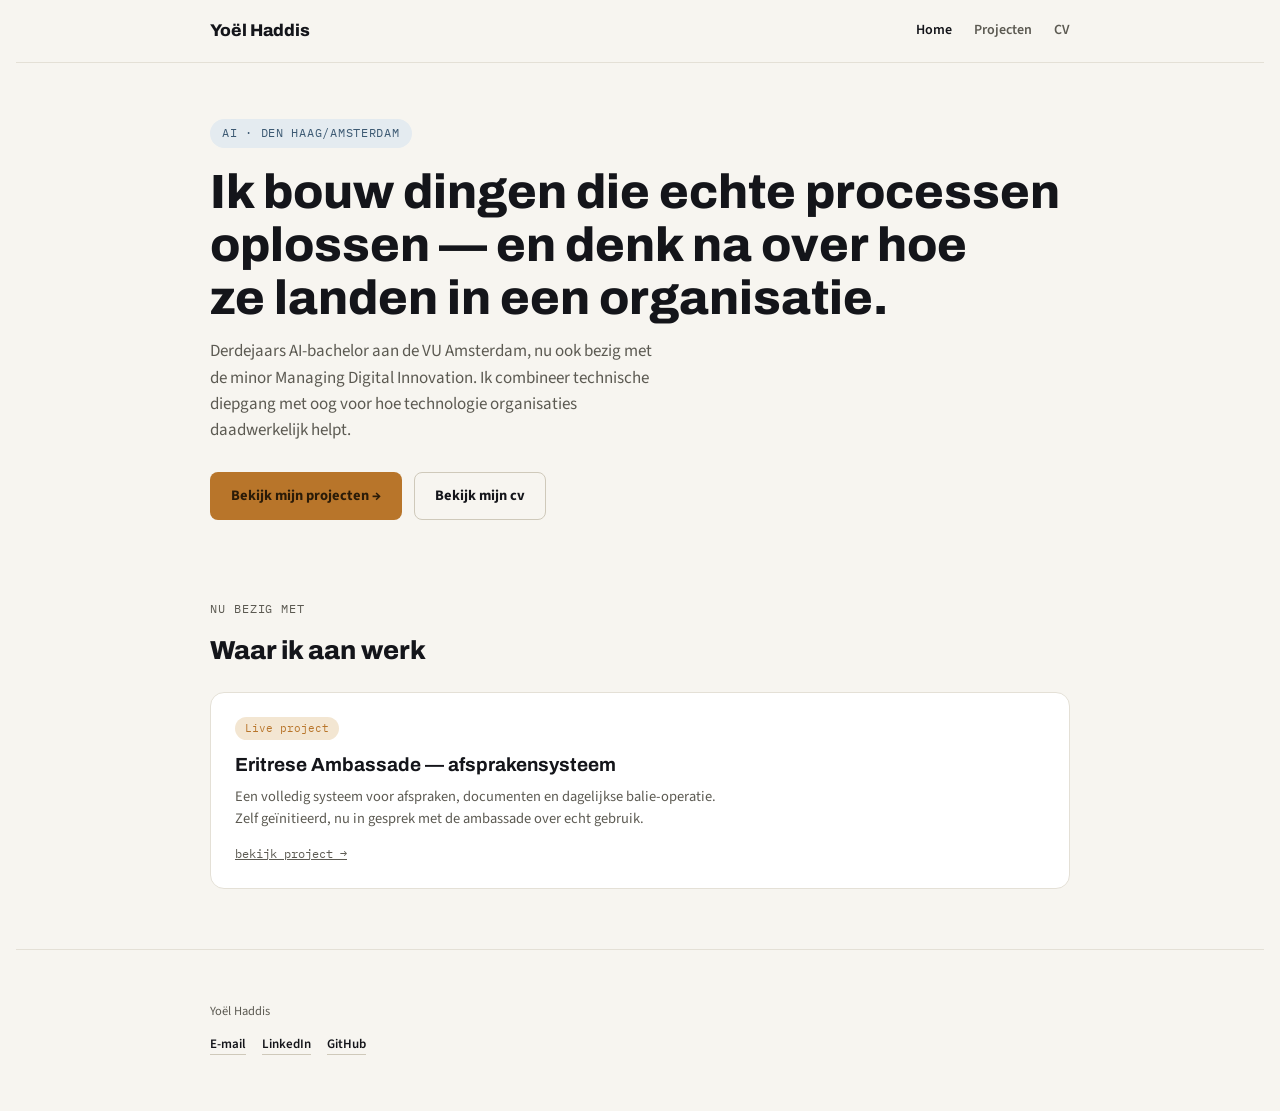
<file: index.html>
<!doctype html>
<html lang="nl">
<head>
<meta charset="utf-8">
<meta name="viewport" content="width=device-width, initial-scale=1">
<title>Yoël Haddis</title>
<meta name="description" content="AI-student die dingen bouwt die echte processen oplossen, en nadenkt over hoe ze in organisaties landen.">
<link rel="preconnect" href="https://fonts.googleapis.com">
<link rel="preconnect" href="https://fonts.gstatic.com" crossorigin>
<link href="https://fonts.googleapis.com/css2?family=Archivo:wght@700;800&family=Source+Sans+3:wght@400;500;600&family=IBM+Plex+Mono:wght@500;600&display=swap" rel="stylesheet">
<link rel="stylesheet" href="common.css">
</head>
<body>

<nav class="top">
  <div class="wrap">
    <a class="brand" href="index.html">Yoël Haddis</a>
    <div class="links">
      <a href="index.html" class="active">Home</a>
      <a href="projecten.html">Projecten</a>
      <a href="cv.html">CV</a>
    </div>
  </div>
</nav>

<div class="wrap">

  <div class="hero">
    <span class="eyebrow">AI · Den Haag/Amsterdam</span>
    <h1 class="headline">Ik bouw dingen die echte processen oplossen — en denk na over hoe ze landen in een organisatie.</h1>
    <p class="sub">Derdejaars AI-bachelor aan de VU Amsterdam, nu ook bezig met de minor Managing Digital Innovation. Ik combineer technische diepgang met oog voor hoe technologie organisaties daadwerkelijk helpt.</p>
    <div class="cta-row">
      <a class="btn primary" href="projecten.html">Bekijk mijn projecten →</a>
      <a class="btn ghost" href="cv.html">Bekijk mijn cv</a>
    </div>
  </div>

  <section>
    <div class="section-label">Nu bezig met</div>
    <h2 class="section-title">Waar ik aan werk</h2>
    <div class="proj-grid">
      <div class="proj-card" style="cursor:default">
        <span class="tag">Live project</span>
        <h3>Eritrese Ambassade — afsprakensysteem</h3>
        <p>Een volledig systeem voor afspraken, documenten en dagelijkse balie-operatie. Zelf geïnitieerd, nu in gesprek met de ambassade over echt gebruik.</p>
        <a href="projecten.html" class="meta">bekijk project →</a>
      </div>
    </div>
  </section>

</div>

<footer>
  <div class="wrap">
    <p>Yoël Haddis</p>
    <div class="links">
      <a href="mailto:yoelhaddis@gmail.com">E-mail</a>
      <a href="https://www.linkedin.com/in/yoel-haddis-40bb9236a/" target="_blank" rel="noopener">LinkedIn</a>
      <a href="https://github.com/yoelhaddis-rgb" target="_blank" rel="noopener">GitHub</a>
    </div>
  </div>
</footer>

</body>
</html>
</file>
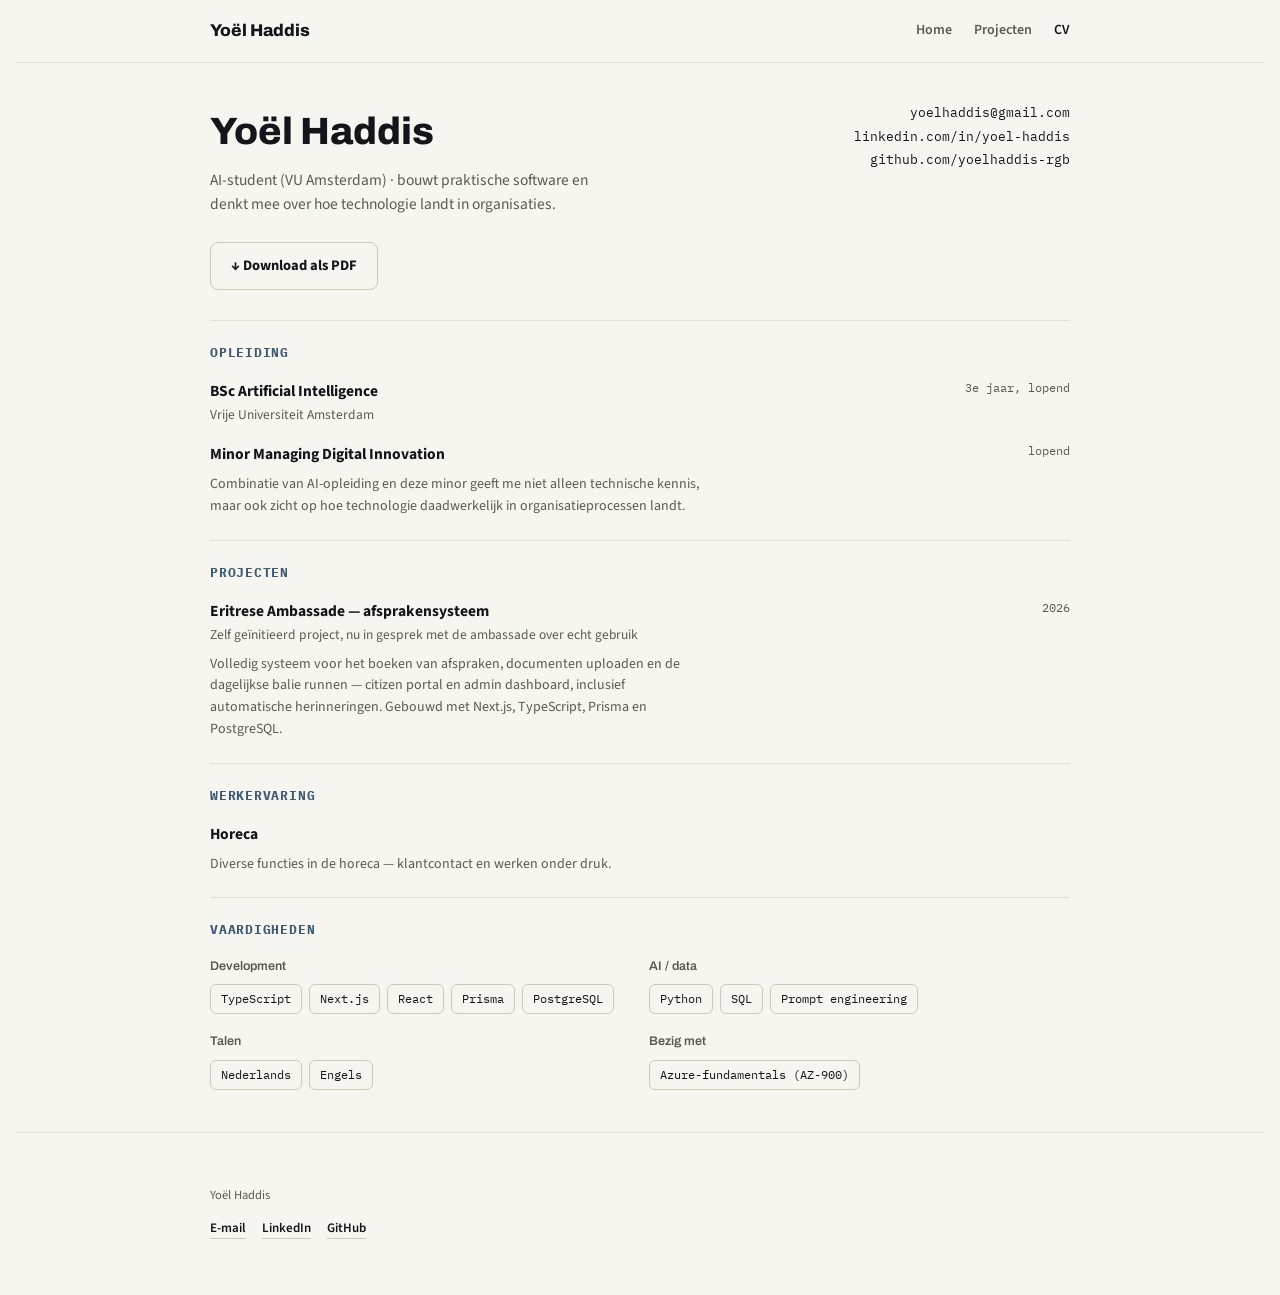
<file: cv.html>
<!doctype html>
<html lang="nl">
<head>
<meta charset="utf-8">
<meta name="viewport" content="width=device-width, initial-scale=1">
<title>CV — Yoël Haddis</title>
<link rel="preconnect" href="https://fonts.googleapis.com">
<link rel="preconnect" href="https://fonts.gstatic.com" crossorigin>
<link href="https://fonts.googleapis.com/css2?family=Archivo:wght@700;800&family=Source+Sans+3:wght@400;500;600&family=IBM+Plex+Mono:wght@500;600&display=swap" rel="stylesheet">
<link rel="stylesheet" href="common.css">
<style>
  .cv-head{display:flex; justify-content:space-between; align-items:flex-start; gap:20px; flex-wrap:wrap; padding-block:40px 10px}
  .cv-head h1{font-size:clamp(28px,4.5vw,38px); font-weight:800}
  .cv-head .role{color:var(--muted); font-size:15.5px; margin-top:6px; max-width:50ch}
  .contact-list{display:flex; flex-direction:column; gap:4px; font-family:"IBM Plex Mono",monospace; font-size:12.5px; text-align:right}
  .contact-list a{color:var(--ink); text-decoration:none}
  .cv-section{padding-block:22px; border-top:1px solid var(--border)}
  .cv-section h2{font-size:13px; letter-spacing:.06em; text-transform:uppercase; font-family:"IBM Plex Mono",monospace; color:var(--accent2); margin-bottom:16px}
  .entry{margin-bottom:16px}
  .entry:last-child{margin-bottom:0}
  .entry-head{display:flex; justify-content:space-between; gap:12px; flex-wrap:wrap}
  .entry-head .title{font-weight:700; font-size:15.5px}
  .entry-head .when{font-family:"IBM Plex Mono",monospace; font-size:12px; color:var(--muted); white-space:nowrap}
  .entry .org{color:var(--muted); font-size:13.5px; margin-top:2px}
  .entry p{font-size:14px; color:var(--muted); margin:8px 0 0; max-width:70ch}
  .skill-groups{display:grid; grid-template-columns:1fr 1fr; gap:18px}
  @media (max-width:560px){.skill-groups{grid-template-columns:1fr}}
  .skill-groups h3{font-size:12.5px; color:var(--muted); font-weight:600; margin-bottom:8px}
  .chips{display:flex; flex-wrap:wrap; gap:7px}
  .chip{font-family:"IBM Plex Mono",monospace; font-size:12px; border:1px solid var(--border-strong); border-radius:6px; padding:5px 10px}
  .dl-row{padding-block:0 30px}
  @media print{
    nav.top, footer, .dl-row{display:none}
    body{background:#fff; color:#000}
  }
</style>
</head>
<body>

<nav class="top">
  <div class="wrap">
    <a class="brand" href="index.html">Yoël Haddis</a>
    <div class="links">
      <a href="index.html">Home</a>
      <a href="projecten.html">Projecten</a>
      <a href="cv.html" class="active">CV</a>
    </div>
  </div>
</nav>

<div class="wrap">

  <div class="cv-head">
    <div>
      <h1>Yoël Haddis</h1>
      <p class="role">AI-student (VU Amsterdam) &middot; bouwt praktische software en denkt mee over hoe technologie landt in organisaties.</p>
    </div>
    <div class="contact-list">
      <a href="mailto:yoelhaddis@gmail.com">yoelhaddis@gmail.com</a>
      <a href="https://www.linkedin.com/in/yoel-haddis-40bb9236a/" target="_blank" rel="noopener">linkedin.com/in/yoel-haddis</a>
      <a href="https://github.com/yoelhaddis-rgb" target="_blank" rel="noopener">github.com/yoelhaddis-rgb</a>
    </div>
  </div>

  <div class="dl-row">
    <a class="btn ghost" href="cv-yoel-haddis.pdf" target="_blank" rel="noopener">↓ Download als PDF</a>
  </div>

  <div class="cv-section">
    <h2>Opleiding</h2>
    <div class="entry">
      <div class="entry-head">
        <span class="title">BSc Artificial Intelligence</span>
        <span class="when">3e jaar, lopend</span>
      </div>
      <div class="org">Vrije Universiteit Amsterdam</div>
    </div>
    <div class="entry">
      <div class="entry-head">
        <span class="title">Minor Managing Digital Innovation</span>
        <span class="when">lopend</span>
      </div>
      <p>Combinatie van AI-opleiding en deze minor geeft me niet alleen technische kennis, maar ook zicht op hoe technologie daadwerkelijk in organisatieprocessen landt.</p>
    </div>
  </div>

  <div class="cv-section">
    <h2>Projecten</h2>
    <div class="entry">
      <div class="entry-head">
        <span class="title">Eritrese Ambassade — afsprakensysteem</span>
        <span class="when">2026</span>
      </div>
      <div class="org">Zelf geïnitieerd project, nu in gesprek met de ambassade over echt gebruik</div>
      <p>Volledig systeem voor het boeken van afspraken, documenten uploaden en de dagelijkse balie runnen — citizen portal en admin dashboard, inclusief automatische herinneringen. Gebouwd met Next.js, TypeScript, Prisma en PostgreSQL.</p>
    </div>
  </div>

  <div class="cv-section">
    <h2>Werkervaring</h2>
    <div class="entry">
      <div class="entry-head">
        <span class="title">Horeca</span>
        <span class="when">&nbsp;</span>
      </div>
      <p>Diverse functies in de horeca — klantcontact en werken onder druk.</p>
    </div>
  </div>

  <div class="cv-section">
    <h2>Vaardigheden</h2>
    <div class="skill-groups">
      <div>
        <h3>Development</h3>
        <div class="chips">
          <span class="chip">TypeScript</span>
          <span class="chip">Next.js</span>
          <span class="chip">React</span>
          <span class="chip">Prisma</span>
          <span class="chip">PostgreSQL</span>
        </div>
      </div>
      <div>
        <h3>AI / data</h3>
        <div class="chips">
          <span class="chip">Python</span>
          <span class="chip">SQL</span>
          <span class="chip">Prompt engineering</span>
        </div>
      </div>
      <div>
        <h3>Talen</h3>
        <div class="chips">
          <span class="chip">Nederlands</span>
          <span class="chip">Engels</span>
        </div>
      </div>
      <div>
        <h3>Bezig met</h3>
        <div class="chips">
          <span class="chip">Azure-fundamentals (AZ-900)</span>
        </div>
      </div>
    </div>
  </div>

</div>

<footer>
  <div class="wrap">
    <p>Yoël Haddis</p>
    <div class="links">
      <a href="mailto:yoelhaddis@gmail.com">E-mail</a>
      <a href="https://www.linkedin.com/in/yoel-haddis-40bb9236a/" target="_blank" rel="noopener">LinkedIn</a>
      <a href="https://github.com/yoelhaddis-rgb" target="_blank" rel="noopener">GitHub</a>
    </div>
  </div>
</footer>

</body>
</html>
</file>
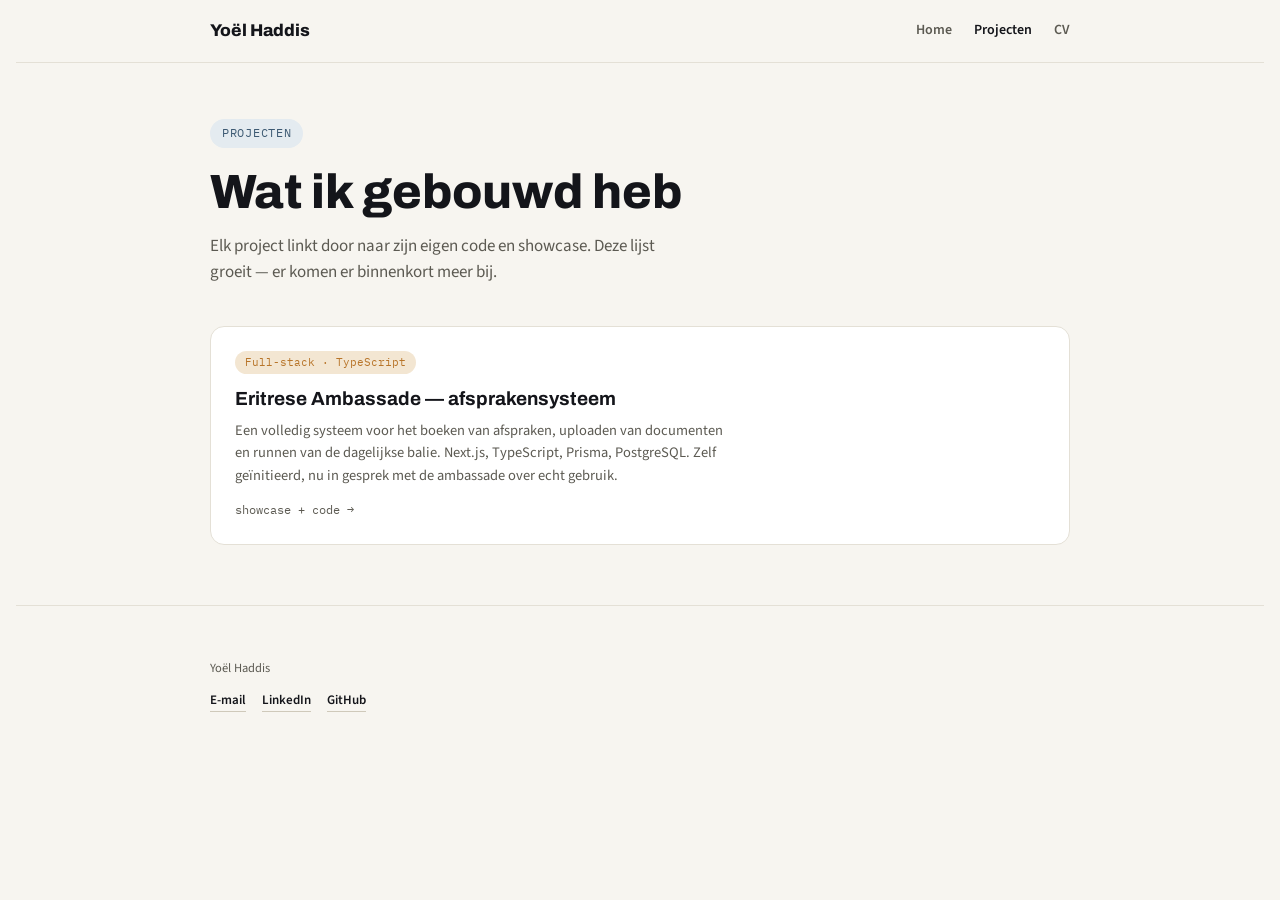
<file: projecten.html>
<!doctype html>
<html lang="nl">
<head>
<meta charset="utf-8">
<meta name="viewport" content="width=device-width, initial-scale=1">
<title>Projecten — Yoël Haddis</title>
<link rel="preconnect" href="https://fonts.googleapis.com">
<link rel="preconnect" href="https://fonts.gstatic.com" crossorigin>
<link href="https://fonts.googleapis.com/css2?family=Archivo:wght@700;800&family=Source+Sans+3:wght@400;500;600&family=IBM+Plex+Mono:wght@500;600&display=swap" rel="stylesheet">
<link rel="stylesheet" href="common.css">
</head>
<body>

<nav class="top">
  <div class="wrap">
    <a class="brand" href="index.html">Yoël Haddis</a>
    <div class="links">
      <a href="index.html">Home</a>
      <a href="projecten.html" class="active">Projecten</a>
      <a href="cv.html">CV</a>
    </div>
  </div>
</nav>

<div class="wrap">

  <div class="hero" style="padding-bottom:16px">
    <span class="eyebrow">Projecten</span>
    <h1 class="headline">Wat ik gebouwd heb</h1>
    <p class="sub">Elk project linkt door naar zijn eigen code en showcase. Deze lijst groeit — er komen er binnenkort meer bij.</p>
  </div>

  <section style="padding-top:8px">
    <div class="proj-grid">
      <a class="proj-card" href="https://yoelhaddis-rgb.github.io/updated-embassy/" target="_blank" rel="noopener">
        <span class="tag">Full-stack · TypeScript</span>
        <h3>Eritrese Ambassade — afsprakensysteem</h3>
        <p>Een volledig systeem voor het boeken van afspraken, uploaden van documenten en runnen van de dagelijkse balie. Next.js, TypeScript, Prisma, PostgreSQL. Zelf geïnitieerd, nu in gesprek met de ambassade over echt gebruik.</p>
        <span class="meta">showcase + code →</span>
      </a>
    </div>
  </section>

</div>

<footer>
  <div class="wrap">
    <p>Yoël Haddis</p>
    <div class="links">
      <a href="mailto:yoelhaddis@gmail.com">E-mail</a>
      <a href="https://www.linkedin.com/in/yoel-haddis-40bb9236a/" target="_blank" rel="noopener">LinkedIn</a>
      <a href="https://github.com/yoelhaddis-rgb" target="_blank" rel="noopener">GitHub</a>
    </div>
  </div>
</footer>

</body>
</html>
</file>
<file: common.css>
/* shared tokens + layout: paper/ink base, ochre (craft) + steel-blue (process) as the two accents — a visual nod to "AI + organizational process" */
:root{
  --bg:#f7f5f0; --surface:#ffffff; --ink:#14151a; --muted:#5c5a52;
  --border:#e4e0d6; --border-strong:#cfc9ba;
  --accent:#b8752a; --accent-ink:#2a1b08; --accent-soft:#f3e6d2;
  --accent2:#3d5a73; --accent2-soft:#e4ebf0;
}
@media (prefers-color-scheme: dark){
  :root:not([data-theme="light"]){
    color-scheme: dark;
    --bg:#15161b; --surface:#1b1d24; --ink:#eeece4; --muted:#9a978c;
    --border:#2a2c33; --border-strong:#393c47;
    --accent:#dba05c; --accent-ink:#1b1506; --accent-soft:#2b2214;
    --accent2:#8bb0cc; --accent2-soft:#1b2630;
  }
}
:root[data-theme="dark"]{
  color-scheme: dark;
  --bg:#15161b; --surface:#1b1d24; --ink:#eeece4; --muted:#9a978c;
  --border:#2a2c33; --border-strong:#393c47;
  --accent:#dba05c; --accent-ink:#1b1506; --accent-soft:#2b2214;
  --accent2:#8bb0cc; --accent2-soft:#1b2630;
}

*{box-sizing:border-box}
html,body{margin:0}
body{
  background:var(--bg); color:var(--ink);
  font-family:"Source Sans 3",system-ui,sans-serif;
  font-size:16px; line-height:1.55;
  padding-left:max(16px, env(safe-area-inset-left,0px));
  padding-right:max(16px, env(safe-area-inset-right,0px));
}
a{color:var(--accent2)}
h1,h2,h3{font-family:"Archivo",system-ui,sans-serif; margin:0; text-wrap:balance}
.mono{font-family:"IBM Plex Mono",ui-monospace,monospace}
img{max-width:100%}
.wrap{max-width:860px; margin:0 auto}

/* nav */
nav.top{
  border-bottom:1px solid var(--border); padding-block:18px;
}
nav.top .wrap{display:flex; align-items:center; justify-content:space-between; flex-wrap:wrap; gap:12px}
nav.top .brand{font-family:"Archivo",sans-serif; font-weight:800; font-size:17px; text-decoration:none; color:var(--ink)}
nav.top .links{display:flex; gap:22px; font-size:14px; font-weight:600}
nav.top .links a{color:var(--muted); text-decoration:none}
nav.top .links a:hover, nav.top .links a.active{color:var(--ink)}

/* hero */
.hero{padding-block:56px 40px}
.eyebrow{
  font-family:"IBM Plex Mono",monospace; font-size:12px; letter-spacing:.06em; text-transform:uppercase;
  color:var(--accent2); background:var(--accent2-soft); border-radius:99px; padding:5px 12px; display:inline-block; margin-bottom:18px;
}
h1.headline{font-size:clamp(32px,5.2vw,48px); font-weight:800; line-height:1.1}
.hero .sub{color:var(--muted); font-size:17px; max-width:56ch; margin-top:14px}
.cta-row{display:flex; gap:12px; margin-top:28px; flex-wrap:wrap}
.btn{
  display:inline-flex; align-items:center; gap:7px; font-size:14.5px; font-weight:700;
  padding:12px 20px; border-radius:8px; text-decoration:none; border:1px solid transparent;
}
.btn.primary{background:var(--accent); color:var(--accent-ink)}
.btn.ghost{border-color:var(--border-strong); color:var(--ink)}

section{padding-block:40px}
.section-label{
  font-family:"IBM Plex Mono",monospace; font-size:11.5px; letter-spacing:.08em; text-transform:uppercase;
  color:var(--muted); margin-bottom:12px;
}
h2.section-title{font-size:clamp(20px,3vw,26px); font-weight:800; margin-bottom:22px}

/* project cards */
.proj-grid{display:flex; flex-direction:column; gap:14px}
.proj-card{
  display:block; text-decoration:none; color:inherit;
  border:1px solid var(--border); border-radius:14px; padding:22px 24px;
  background:var(--surface);
}
.proj-card .tag{
  font-family:"IBM Plex Mono",monospace; font-size:11px; color:var(--accent); background:var(--accent-soft);
  border-radius:99px; padding:3px 10px; display:inline-block; margin-bottom:10px;
}
.proj-card h3{font-size:19px; margin-bottom:6px}
.proj-card p{font-size:14.5px; color:var(--muted); margin:0 0 10px; max-width:70ch}
.proj-card .meta{font-family:"IBM Plex Mono",monospace; font-size:12px; color:var(--muted)}
.proj-card:hover{border-color:var(--border-strong)}

footer{padding-block:40px 56px; border-top:1px solid var(--border); margin-top:20px}
footer p{font-size:12.5px; color:var(--muted)}
footer .links{display:flex; gap:16px; font-size:13px; font-weight:600; margin-top:8px}
footer .links a{color:var(--ink); text-decoration:none; border-bottom:1px solid var(--border-strong)}
</file>
